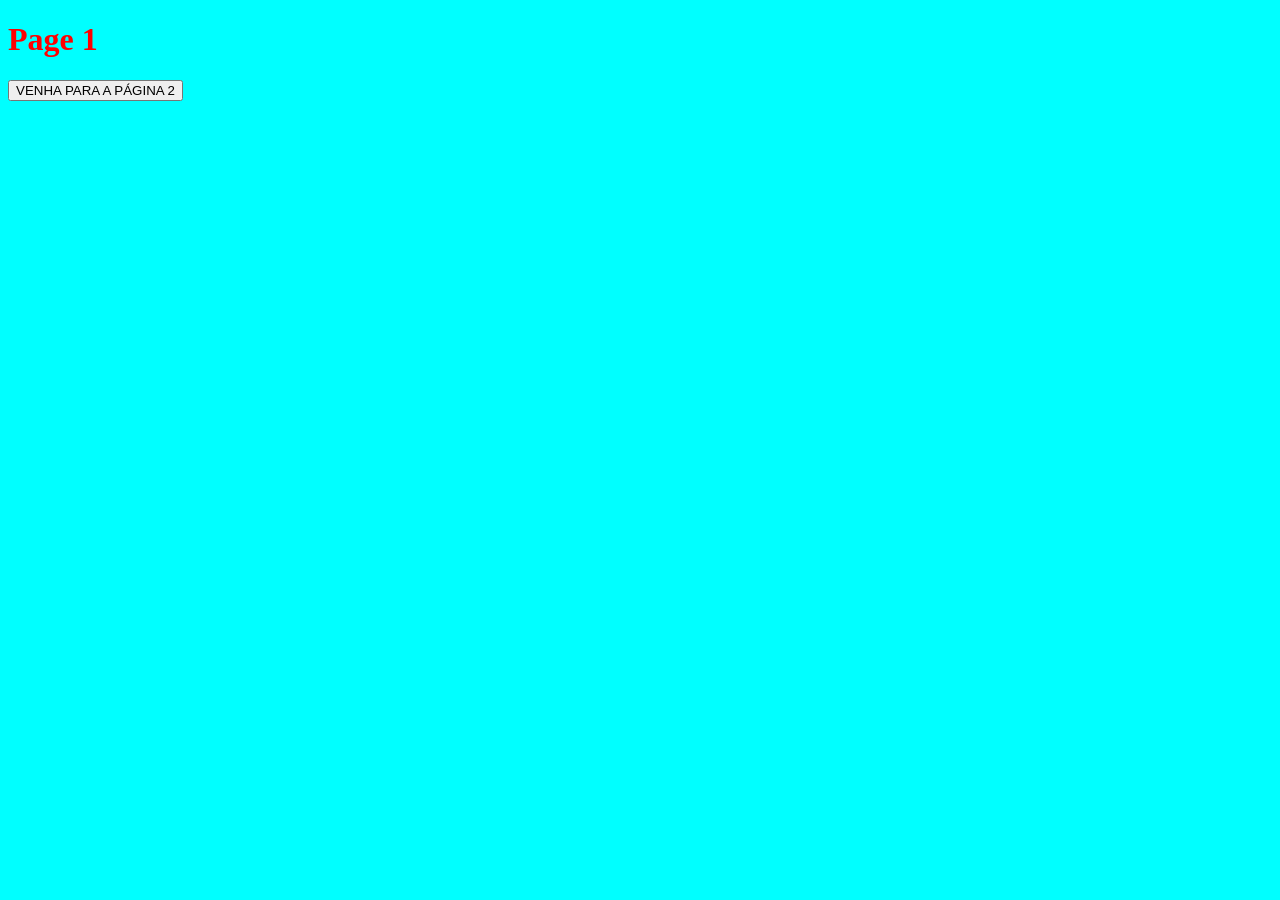
<file: pasta-teste/index.html>
<!DOCTYPE html>
<html lang="pt">
<head>
    <meta charset="UTF-8">
    <meta name="viewport" content="width=device-width, initial-scale=1.0">
    <title>Page 1</title>

    <style>
        body {
            background-color: aqua;
            color: red;
        }
    </style>
</head>
<body>

    <h1>Page 1</h1>

    <button onclick="window.location.href='page2.html'">
        VENHA PARA A PÁGINA 2
    </button>

</body>
</html>
</file>
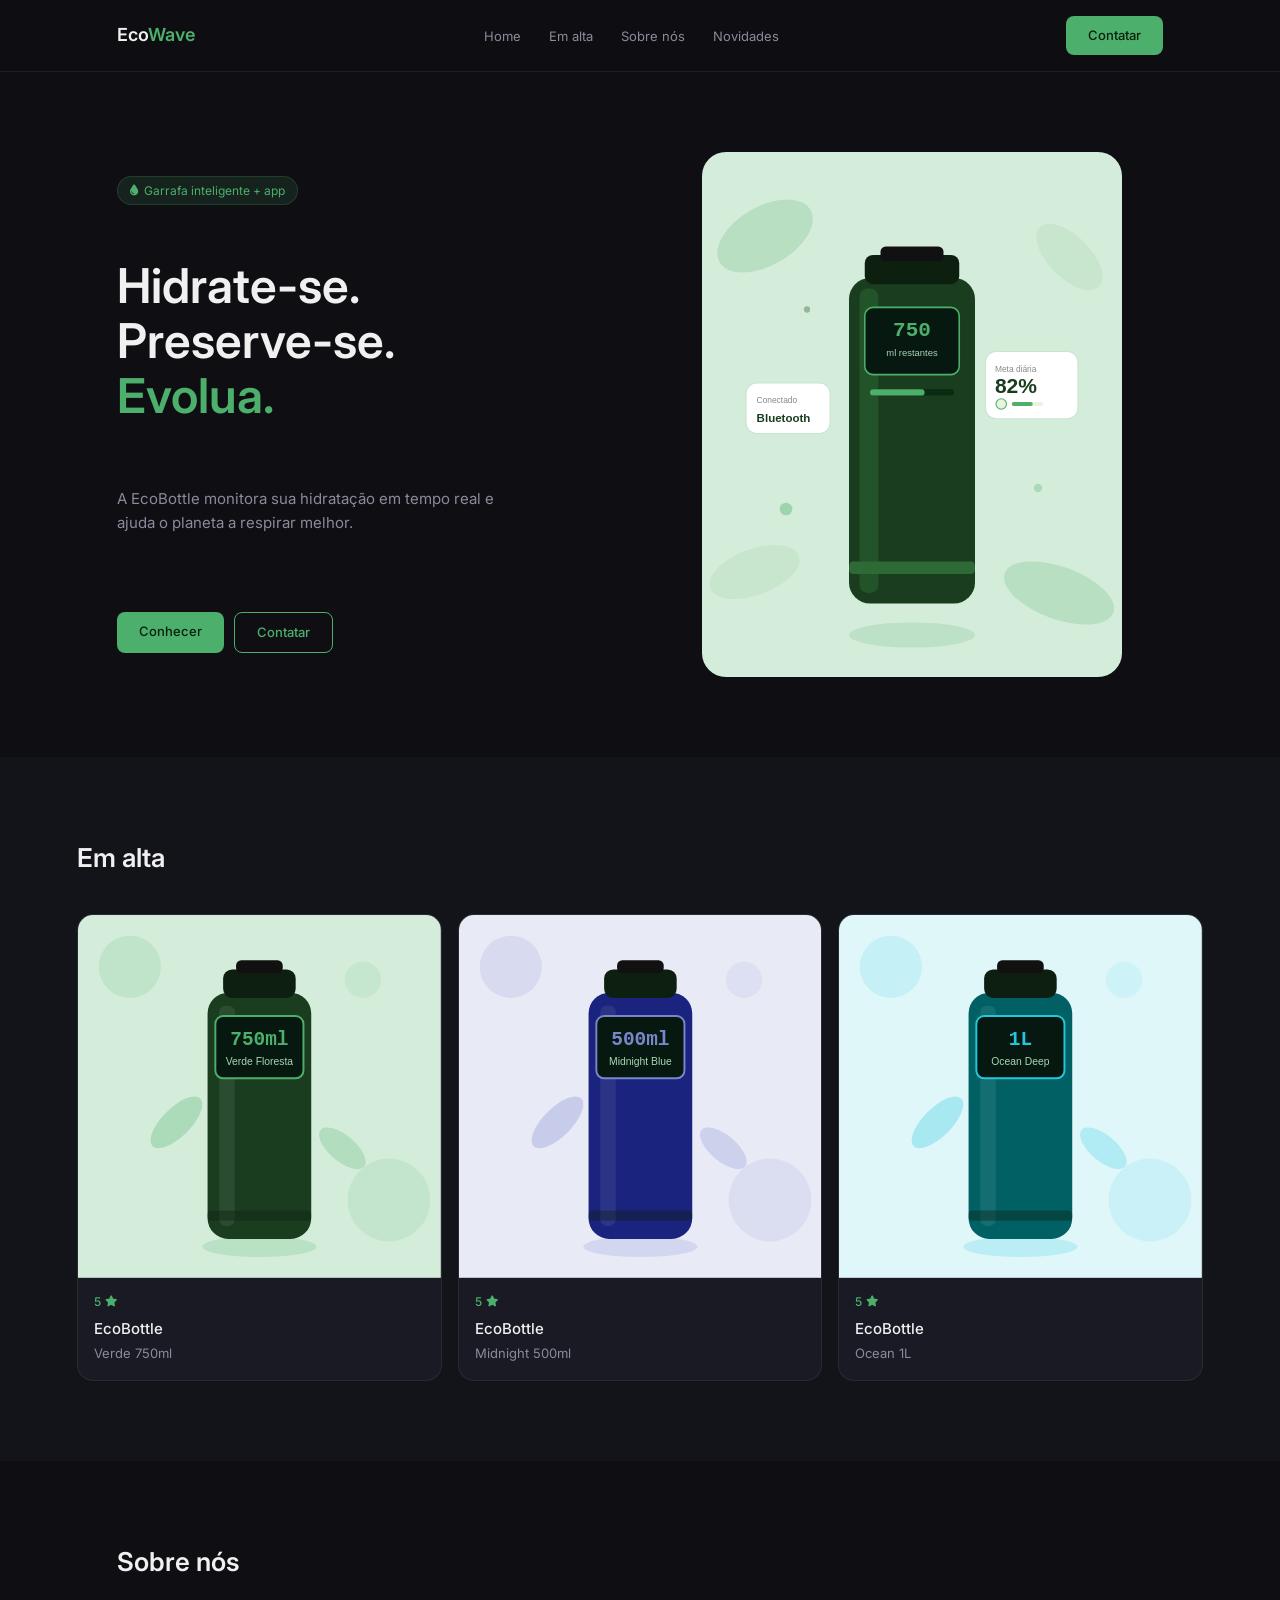
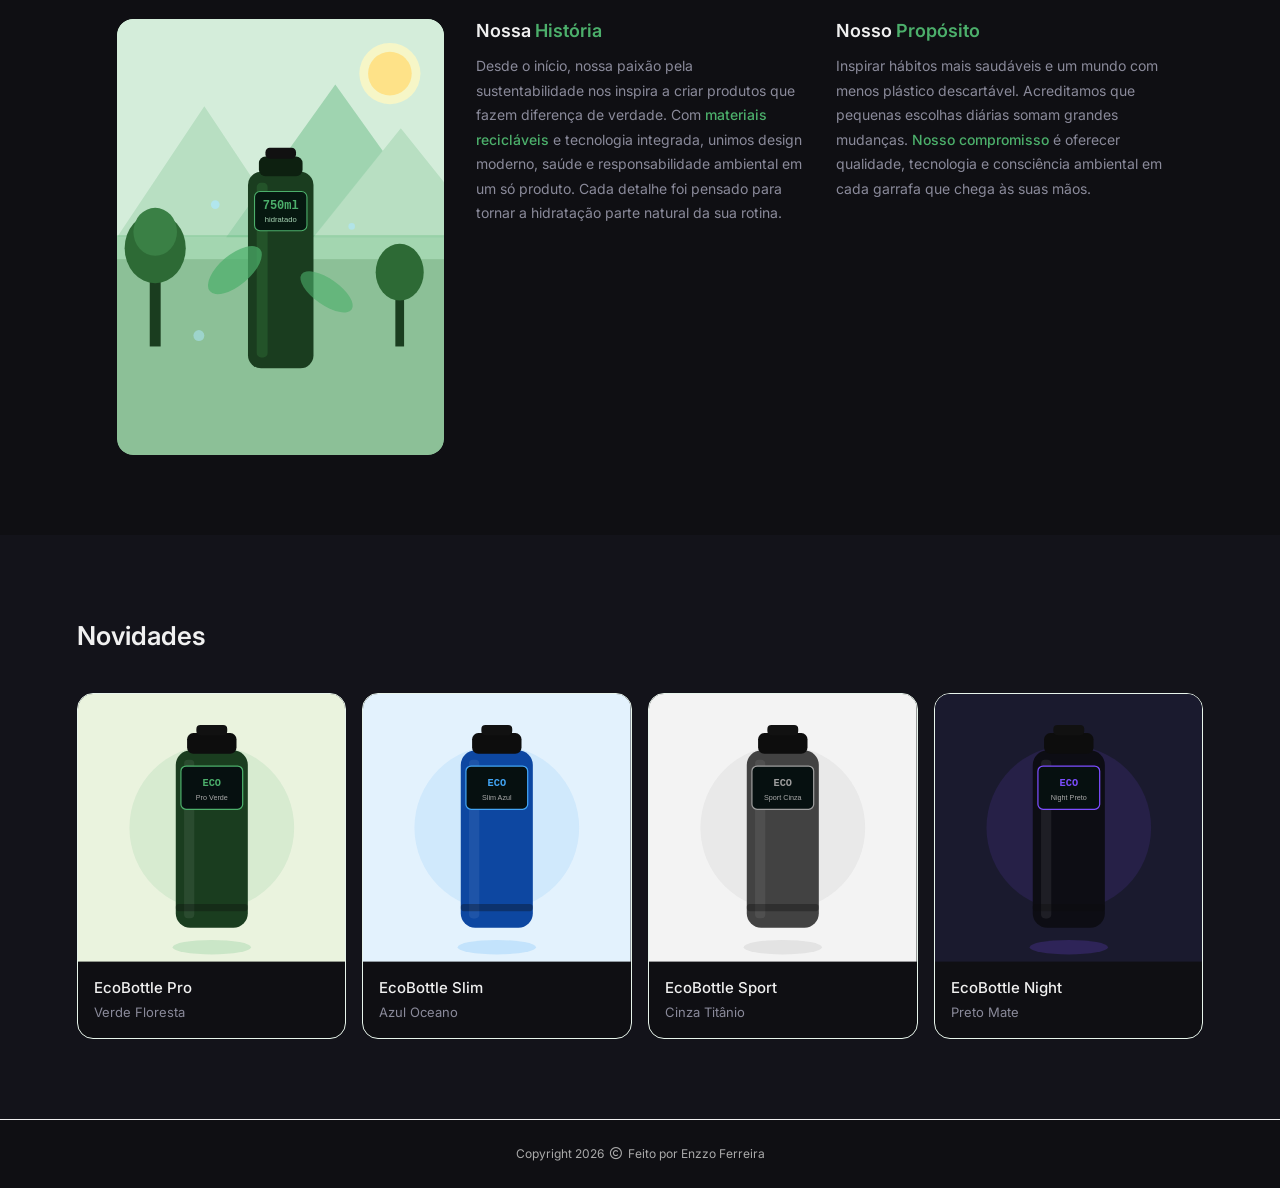
<file: paginaprincipal.html>
<!DOCTYPE html>
<html lang="pt-BR">
<head>
<meta charset="UTF-8">
<meta name="viewport" content="width=device-width, initial-scale=1.0">
<title>EcoWave</title>
<link rel="stylesheet" href="https://cdnjs.cloudflare.com/ajax/libs/font-awesome/6.5.0/css/all.min.css">
<link href="https://fonts.googleapis.com/css2?family=Inter:wght@400;500;600&display=swap" rel="stylesheet">
<style>
  *, *::before, *::after { box-sizing: border-box; margin: 0; padding: 0; }
 
  :root {
    --green: #4caf6b;
    --green-dark: #4caf6b;
    --green-light: rgba(76,175,107,0.12);
    --green-bright: #6dcc88;
    --text: #f0f0f0;
    --muted: #8a8a9a;
    --white: #0f0f13;
    --bg: #13131a;
    --card: #1a1a24;
    --border: rgba(255,255,255,0.07);
  }
 
  html { scroll-behavior: smooth; }
 
  body {
    font-family: 'Inter', sans-serif;
    color: var(--text);
    background: var(--white);
    line-height: 1.6;
  }
 
  /* ── HEADER ── */
  #header {
    position: sticky;
    top: 0;
    z-index: 100;
    background: rgba(15,15,19,0.92);
    backdrop-filter: blur(10px);
    border-bottom: 1px solid var(--border);
  }
 
  .nav-bar {
    display: flex;
    align-items: center;
    justify-content: space-between;
    padding: 16px 6%;
    max-width: 1200px;
    margin: 0 auto;
    gap: 24px;
  }
 
  .logo {
    font-size: 18px;
    font-weight: 600;
    color: #f0f0f0;
    text-decoration: none;
    white-space: nowrap;
  }
  .logo span { color: var(--green); }
 
  #nav-links {
    display: flex;
    list-style: none;
    gap: 28px;
  }
  #nav-links a {
    font-size: 13px;
    color: var(--muted);
    text-decoration: none;
    transition: color .2s;
  }
  #nav-links a:hover { color: #f0f0f0; }
 
  .btn {
    display: inline-block;
    padding: 9px 22px;
    border-radius: 8px;
    font-size: 13px;
    font-weight: 500;
    cursor: pointer;
    text-decoration: none;
    border: none;
    transition: .2s;
    white-space: nowrap;
  }
 
  .btn-default { background: var(--green); color: #0a1f0e; }
  .btn-default:hover { background: var(--green-bright); }
 
  .btn-outlined {
    background: transparent;
    color: var(--green);
    border: 1.5px solid var(--green);
  }
  .btn-outlined:hover { background: var(--green-light); }
 
  .btn-mobile {
    display: none;
    background: transparent;
    border: 1px solid var(--border);
    padding: 8px 12px;
    border-radius: 8px;
    cursor: pointer;
    font-size: 15px;
    color: #f0f0f0;
  }
 
  /* ── HOME ── */
  #home {
    display: grid;
    grid-template-columns: 1fr 1fr;
    grid-template-rows: auto auto auto;
    align-items: center;
    gap: 0 40px;
    padding: 80px 6%;
    max-width: 1200px;
    margin: 0 auto;
  }
 
  .home-image {
    grid-column: 2;
    grid-row: 1 / 4;
    width: 100%;
    max-width: 420px;
    justify-self: center;
    border-radius: 24px;
    object-fit: cover;
    aspect-ratio: 4/5;
    background: var(--card);
  }
 
  .home-tag {
    grid-column: 1;
    display: inline-flex;
    align-items: center;
    gap: 6px;
    font-size: 12px;
    color: var(--green);
    background: var(--green-light);
    border-radius: 20px;
    padding: 4px 12px;
    margin-bottom: 4px;
    width: fit-content;
    border: 1px solid rgba(76,175,107,0.2);
  }
 
  .home-title {
    grid-column: 1;
    font-size: clamp(32px, 4vw, 48px);
    font-weight: 600;
    line-height: 1.15;
    color: #f0f0f0;
    margin-bottom: 16px;
  }
  .home-title span { color: var(--green); }
 
  .home-description {
    grid-column: 1;
    font-size: 15px;
    color: var(--muted);
    max-width: 380px;
    margin-bottom: 28px;
  }
 
  .home-actions {
    grid-column: 1;
    display: flex;
    gap: 10px;
    flex-wrap: wrap;
  }
 
  /* ── TRENDING ── */
  #trending {
    padding: 80px 6%;
    background: var(--bg);
  }
 
  #trending .inner { max-width: 1200px; margin: 0 auto; }
 
  .title {
    font-size: 26px;
    font-weight: 600;
    color: #f0f0f0;
    margin-bottom: 36px;
  }
 
  .trending-cards {
    display: grid;
    grid-template-columns: repeat(auto-fit, minmax(220px, 1fr));
    gap: 16px;
  }
 
  .trending-card {
    background: var(--card);
    border: 1px solid var(--border);
    border-radius: 16px;
    overflow: hidden;
    transition: border-color .2s;
  }
  .trending-card:hover { border-color: rgba(76,175,107,0.4); }
 
  .trending-card img {
    width: 100%;
    aspect-ratio: 1;
    object-fit: cover;
    background: #1f1f2e;
    display: block;
  }
 
  .trending-card-body { padding: 14px 16px 16px; }
 
  .trending-rate {
    display: flex;
    align-items: center;
    gap: 4px;
    font-size: 12px;
    font-weight: 500;
    color: var(--green);
    margin-bottom: 6px;
  }
  .trending-rate i { font-size: 11px; }
 
  .trending-card-description {
    font-size: 15px;
    font-weight: 500;
    color: #f0f0f0;
  }
  .trending-card-description span {
    display: block;
    font-size: 13px;
    font-weight: 400;
    color: var(--muted);
    margin-top: 2px;
  }
 
  /* ── ABOUT ── */
  #about {
    padding: 80px 6%;
    max-width: 1200px;
    margin: 0 auto;
  }
 
  .about-content {
    display: grid;
    grid-template-columns: 1fr 1fr 1fr;
    gap: 32px;
    align-items: start;
  }
 
  .about-image {
    width: 100%;
    border-radius: 16px;
    object-fit: cover;
    aspect-ratio: 3/4;
    background: var(--green-light);
    display: block;
  }
 
  .about-info h3 {
    font-size: 18px;
    font-weight: 600;
    color: var(--text);
    margin-bottom: 12px;
    line-height: 1.3;
  }
  .about-info h3 span { color: var(--green); }
 
  .about-info p {
    font-size: 14px;
    color: var(--muted);
    line-height: 1.75;
  }
  .about-info p span { color: var(--green); font-weight: 500; }
 
  /* ── PRODUCTS ── */
  #products {
    padding: 80px 6%;
    background: var(--bg);
  }
  #products .inner { max-width: 1200px; margin: 0 auto; }
 
  .products-cards {
    display: grid;
    grid-template-columns: repeat(auto-fit, minmax(200px, 1fr));
    gap: 16px;
  }
 
  .products-card {
    background: var(--white);
    border: 1px solid #e8f5ec;
    border-radius: 16px;
    overflow: hidden;
    transition: border-color .2s;
  }
  .products-card:hover { border-color: var(--green-bright); }
 
  .products-card img {
    width: 100%;
    aspect-ratio: 1;
    object-fit: cover;
    background: var(--green-light);
    display: block;
  }
 
  .product-content {
    padding: 14px 16px 16px;
  }
  .product-content h3 {
    font-size: 15px;
    font-weight: 500;
    color: var(--text);
  }
  .product-content h3 span {
    color: var(--green);
    display: block;
    font-size: 13px;
    font-weight: 400;
    color: var(--muted);
    margin-top: 2px;
  }
 
  /* ── FOOTER ── */
  footer {
    padding: 24px 6%;
    border-top: 1px solid #f0f0f0;
    text-align: center;
  }
  footer p {
    font-size: 12px;
    color: #aaa;
    display: flex;
    align-items: center;
    justify-content: center;
    gap: 6px;
  }
 
  /* ── MOBILE ── */
  @media (max-width: 700px) {
    .btn-mobile { display: block; }
    #nav-links { display: none; }
    #nav-links.open {
      display: flex;
      flex-direction: column;
      position: absolute;
      top: 64px;
      left: 0; right: 0;
      background: var(--white);
      border-bottom: 1px solid #eee;
      padding: 16px 6%;
      gap: 16px;
    }
 
    #home {
      grid-template-columns: 1fr;
      padding: 48px 6% 40px;
    }
    .home-image { display: none; }
    .home-title { font-size: 28px; }
 
    .about-content { grid-template-columns: 1fr; }
    .about-image { aspect-ratio: 16/9; }
  }
</style>
</head>
<body>
 
<!-- HEADER -->
<header id="header">
  <nav class="nav-bar">
    <a href="#home" class="logo">Eco<span>Wave</span></a>
 
    <button class="btn btn-mobile" onclick="document.getElementById('nav-links').classList.toggle('open')">
      <i class="fa-solid fa-bars"></i>
    </button>
 
    <ul id="nav-links">
      <li><a href="#home">Home</a></li>
      <li><a href="#trending">Em alta</a></li>
      <li><a href="#about">Sobre nós</a></li>
      <li><a href="#products">Novidades</a></li>
    </ul>
 
    <a href="https://wa.me/5511953396464?text=Olá%2C%20vim%20pelo%20site!" class="btn btn-default">Contatar</a>
  </nav>
</header>
 
<!-- MAIN -->
<main>
 
  <!-- HOME -->
  <section id="home">
    <div class="home-tag">
      <i class="fa-solid fa-droplet" style="font-size:11px"></i> Garrafa inteligente + app
    </div>
 
    <h1 class="home-title">
      Hidrate-se.<br>Preserve-se.<br><span>Evolua.</span>
    </h1>
 
    <p class="home-description">
      A EcoBottle monitora sua hidratação em tempo real e ajuda o planeta a respirar melhor.
    </p>
 
    <div class="home-actions">
      <a href="#products" class="btn btn-default">Conhecer</a>
      <a href="https://wa.me/5511999999999" class="btn btn-outlined">Contatar</a>
    </div>
 
    <div class="home-image" style="grid-column:2;grid-row:1/5;width:100%;max-width:420px;justify-self:center;"><svg viewBox="0 0 400 500" xmlns="http://www.w3.org/2000/svg" style="width:100%;border-radius:24px;display:block;">
  <rect width="400" height="500" fill="#d4edda"/>
  <!-- folhas fundo -->
  <ellipse cx="60" cy="80" rx="50" ry="28" fill="#b8dfc2" transform="rotate(-30 60 80)"/>
  <ellipse cx="340" cy="420" rx="55" ry="25" fill="#b8dfc2" transform="rotate(20 340 420)"/>
  <ellipse cx="350" cy="100" rx="40" ry="20" fill="#c8e6ce" transform="rotate(45 350 100)"/>
  <ellipse cx="50" cy="400" rx="45" ry="22" fill="#c8e6ce" transform="rotate(-20 50 400)"/>
  <!-- sombra garrafa -->
  <ellipse cx="200" cy="460" rx="60" ry="12" fill="#a8d5b5" opacity="0.5"/>
  <!-- corpo garrafa -->
  <rect x="140" y="120" width="120" height="310" rx="20" fill="#1a3d1f"/>
  <!-- reflexo lateral -->
  <rect x="150" y="130" width="18" height="290" rx="8" fill="#2d6a35" opacity="0.5"/>
  <!-- tampa -->
  <rect x="155" y="98" width="90" height="28" rx="8" fill="#0d2010"/>
  <rect x="170" y="90" width="60" height="14" rx="5" fill="#111"/>
  <!-- display screen -->
  <rect x="155" y="148" width="90" height="64" rx="8" fill="#061810" stroke="#4caf6b" stroke-width="1.5"/>
  <text x="200" y="175" text-anchor="middle" font-family="monospace" font-size="20" font-weight="bold" fill="#4caf6b">750</text>
  <text x="200" y="194" text-anchor="middle" font-family="sans-serif" font-size="9" fill="#a8d5b5">ml restantes</text>
  <!-- barra de progresso -->
  <rect x="160" y="226" width="80" height="6" rx="3" fill="#0a2a12"/>
  <rect x="160" y="226" width="52" height="6" rx="3" fill="#4caf6b"/>
  <!-- anel decorativo garrafa -->
  <rect x="140" y="390" width="120" height="12" rx="4" fill="#2d6a35"/>
  <!-- chip flutuante app -->
  <rect x="270" y="190" width="88" height="64" rx="10" fill="white" stroke="#c8e6ce" stroke-width="1"/>
  <text x="279" y="210" font-family="sans-serif" font-size="8" fill="#888">Meta diária</text>
  <text x="279" y="230" font-family="sans-serif" font-size="20" font-weight="600" fill="#1a3d1f">82%</text>
  <circle cx="285" cy="240" r="5" fill="#eaf3de" stroke="#4caf6b" stroke-width="1"/>
  <rect x="295" y="238" width="30" height="4" rx="2" fill="#eaf3de"/>
  <rect x="295" y="238" width="20" height="4" rx="2" fill="#4caf6b"/>
  <!-- chip bluetooth -->
  <rect x="42" y="220" width="80" height="48" rx="10" fill="white" stroke="#c8e6ce" stroke-width="1"/>
  <text x="52" y="239" font-family="sans-serif" font-size="8" fill="#888">Conectado</text>
  <text x="52" y="257" font-family="sans-serif" font-size="11" font-weight="600" fill="#1a3d1f">Bluetooth</text>
  <!-- bolinhas decorativas -->
  <circle cx="80" cy="340" r="6" fill="#4caf6b" opacity="0.4"/>
  <circle cx="320" cy="320" r="4" fill="#4caf6b" opacity="0.3"/>
  <circle cx="100" cy="150" r="3" fill="#2d6a35" opacity="0.4"/>
</svg></div>
  </section>
 
  <!-- TRENDING -->
  <section id="trending">
    <div class="inner">
      <h2 class="title">Em alta</h2>
      <div class="trending-cards">
 
        <div class="trending-card">
          <div style="aspect-ratio:1;overflow:hidden;"><svg viewBox="0 0 280 280" xmlns="http://www.w3.org/2000/svg" style="width:100%;display:block;">
  <rect width="280" height="280" fill="#d4edda"/>
  <!-- bolhas decorativas -->
  <circle cx="40" cy="40" r="24" fill="#4caf6b" opacity="0.15"/>
  <circle cx="240" cy="220" r="32" fill="#4caf6b" opacity="0.12"/>
  <circle cx="220" cy="50" r="14" fill="#4caf6b" opacity="0.1"/>
  <!-- sombra -->
  <ellipse cx="140" cy="256" rx="44" ry="8" fill="#4caf6b" opacity="0.2"/>
  <!-- garrafa -->
  <rect x="100" y="60" width="80" height="190" rx="16" fill="#1a3d1f"/>
  <rect x="109" y="70" width="12" height="170" rx="5" fill="white" opacity="0.08"/>
  <!-- tampa -->
  <rect x="112" y="42" width="56" height="22" rx="7" fill="#0d1f10"/>
  <rect x="122" y="35" width="36" height="10" rx="4" fill="#111"/>
  <!-- display -->
  <rect x="106" y="78" width="68" height="48" rx="6" fill="#061810" stroke="#4caf6b" stroke-width="1.5"/>
  <text x="140" y="100" text-anchor="middle" font-family="monospace" font-size="15" font-weight="bold" fill="#4caf6b">750ml</text>
  <text x="140" y="116" text-anchor="middle" font-family="sans-serif" font-size="8" fill="#a8d5b5">Verde Floresta</text>
  <!-- anel inferior -->
  <rect x="100" y="228" width="80" height="8" rx="3" fill="#0d1f10" opacity="0.4"/>
  <!-- folha decorativa -->
  <ellipse cx="76" cy="160" rx="26" ry="11" fill="#4caf6b" opacity="0.3" transform="rotate(-45 76 160)"/>
  <ellipse cx="204" cy="180" rx="22" ry="10" fill="#4caf6b" opacity="0.25" transform="rotate(40 204 180)"/>
</svg></div>
          <div class="trending-card-body">
            <div class="trending-rate">
              5 <i class="fa-solid fa-star"></i>
            </div>
            <p class="trending-card-description">
              EcoBottle
              <span>Verde 750ml</span>
            </p>
          </div>
        </div>
 
        <div class="trending-card">
          <div style="aspect-ratio:1;overflow:hidden;"><svg viewBox="0 0 280 280" xmlns="http://www.w3.org/2000/svg" style="width:100%;display:block;">
  <rect width="280" height="280" fill="#e8eaf6"/>
  <!-- bolhas decorativas -->
  <circle cx="40" cy="40" r="24" fill="#7986cb" opacity="0.15"/>
  <circle cx="240" cy="220" r="32" fill="#7986cb" opacity="0.12"/>
  <circle cx="220" cy="50" r="14" fill="#7986cb" opacity="0.1"/>
  <!-- sombra -->
  <ellipse cx="140" cy="256" rx="44" ry="8" fill="#7986cb" opacity="0.2"/>
  <!-- garrafa -->
  <rect x="100" y="60" width="80" height="190" rx="16" fill="#1a237e"/>
  <rect x="109" y="70" width="12" height="170" rx="5" fill="white" opacity="0.08"/>
  <!-- tampa -->
  <rect x="112" y="42" width="56" height="22" rx="7" fill="#0d1f10"/>
  <rect x="122" y="35" width="36" height="10" rx="4" fill="#111"/>
  <!-- display -->
  <rect x="106" y="78" width="68" height="48" rx="6" fill="#061810" stroke="#7986cb" stroke-width="1.5"/>
  <text x="140" y="100" text-anchor="middle" font-family="monospace" font-size="15" font-weight="bold" fill="#7986cb">500ml</text>
  <text x="140" y="116" text-anchor="middle" font-family="sans-serif" font-size="8" fill="#a8d5b5">Midnight Blue</text>
  <!-- anel inferior -->
  <rect x="100" y="228" width="80" height="8" rx="3" fill="#0d1f10" opacity="0.4"/>
  <!-- folha decorativa -->
  <ellipse cx="76" cy="160" rx="26" ry="11" fill="#7986cb" opacity="0.3" transform="rotate(-45 76 160)"/>
  <ellipse cx="204" cy="180" rx="22" ry="10" fill="#7986cb" opacity="0.25" transform="rotate(40 204 180)"/>
</svg></div>
          <div class="trending-card-body">
            <div class="trending-rate">
              5 <i class="fa-solid fa-star"></i>
            </div>
            <p class="trending-card-description">
              EcoBottle
              <span>Midnight 500ml</span>
            </p>
          </div>
        </div>
 
        <div class="trending-card">
          <div style="aspect-ratio:1;overflow:hidden;"><svg viewBox="0 0 280 280" xmlns="http://www.w3.org/2000/svg" style="width:100%;display:block;">
  <rect width="280" height="280" fill="#e0f7fa"/>
  <!-- bolhas decorativas -->
  <circle cx="40" cy="40" r="24" fill="#26c6da" opacity="0.15"/>
  <circle cx="240" cy="220" r="32" fill="#26c6da" opacity="0.12"/>
  <circle cx="220" cy="50" r="14" fill="#26c6da" opacity="0.1"/>
  <!-- sombra -->
  <ellipse cx="140" cy="256" rx="44" ry="8" fill="#26c6da" opacity="0.2"/>
  <!-- garrafa -->
  <rect x="100" y="60" width="80" height="190" rx="16" fill="#006064"/>
  <rect x="109" y="70" width="12" height="170" rx="5" fill="white" opacity="0.08"/>
  <!-- tampa -->
  <rect x="112" y="42" width="56" height="22" rx="7" fill="#0d1f10"/>
  <rect x="122" y="35" width="36" height="10" rx="4" fill="#111"/>
  <!-- display -->
  <rect x="106" y="78" width="68" height="48" rx="6" fill="#061810" stroke="#26c6da" stroke-width="1.5"/>
  <text x="140" y="100" text-anchor="middle" font-family="monospace" font-size="15" font-weight="bold" fill="#26c6da">1L</text>
  <text x="140" y="116" text-anchor="middle" font-family="sans-serif" font-size="8" fill="#a8d5b5">Ocean Deep</text>
  <!-- anel inferior -->
  <rect x="100" y="228" width="80" height="8" rx="3" fill="#0d1f10" opacity="0.4"/>
  <!-- folha decorativa -->
  <ellipse cx="76" cy="160" rx="26" ry="11" fill="#26c6da" opacity="0.3" transform="rotate(-45 76 160)"/>
  <ellipse cx="204" cy="180" rx="22" ry="10" fill="#26c6da" opacity="0.25" transform="rotate(40 204 180)"/>
</svg></div>
          <div class="trending-card-body">
            <div class="trending-rate">
              5 <i class="fa-solid fa-star"></i>
            </div>
            <p class="trending-card-description">
              EcoBottle
              <span>Ocean 1L</span>
            </p>
          </div>
        </div>
 
      </div>
    </div>
  </section>
 
  <!-- ABOUT -->
  <section id="about">
    <h2 class="title">Sobre nós</h2>
    <div class="about-content">
 
      <div class="about-image" style="border-radius:16px;overflow:hidden;"><svg viewBox="0 0 300 400" xmlns="http://www.w3.org/2000/svg" style="width:100%;border-radius:16px;display:block;">
  <rect width="300" height="400" fill="#c8e6ce"/>
  <!-- céu / fundo -->
  <rect width="300" height="200" fill="#d4edda"/>
  <!-- montanhas -->
  <polygon points="0,200 80,80 160,200" fill="#b8dfc2"/>
  <polygon points="100,200 200,60 300,200" fill="#9fd4b0"/>
  <polygon points="180,200 260,100 300,150 300,200" fill="#b8dfc2"/>
  <!-- chão -->
  <rect y="198" width="300" height="202" fill="#4caf6b" opacity="0.3"/>
  <rect y="220" width="300" height="180" fill="#2d6a35" opacity="0.2"/>
  <!-- árvore esquerda -->
  <rect x="30" y="220" width="10" height="80" fill="#1a3d1f"/>
  <ellipse cx="35" cy="210" rx="28" ry="32" fill="#2d6a35"/>
  <ellipse cx="35" cy="195" rx="20" ry="22" fill="#3a8045"/>
  <!-- árvore direita -->
  <rect x="255" y="240" width="8" height="60" fill="#1a3d1f"/>
  <ellipse cx="259" cy="232" rx="22" ry="26" fill="#2d6a35"/>
  <!-- garrafa central -->
  <rect x="120" y="140" width="60" height="180" rx="12" fill="#1a3d1f"/>
  <rect x="128" y="150" width="10" height="160" rx="4" fill="#2d6a35" opacity="0.5"/>
  <rect x="130" y="126" width="40" height="18" rx="6" fill="#0d2010"/>
  <rect x="136" y="118" width="28" height="10" rx="4" fill="#111"/>
  <!-- display pequeno na garrafa about -->
  <rect x="126" y="158" width="48" height="36" rx="5" fill="#061810" stroke="#4caf6b" stroke-width="1"/>
  <text x="150" y="174" text-anchor="middle" font-family="monospace" font-size="11" font-weight="bold" fill="#4caf6b">750ml</text>
  <text x="150" y="186" text-anchor="middle" font-family="sans-serif" font-size="7" fill="#a8d5b5">hidratado</text>
  <!-- folhas ao redor da garrafa -->
  <ellipse cx="108" cy="230" rx="30" ry="14" fill="#4caf6b" opacity="0.7" transform="rotate(-40 108 230)"/>
  <ellipse cx="192" cy="250" rx="28" ry="12" fill="#4caf6b" opacity="0.6" transform="rotate(35 192 250)"/>
  <!-- gotinhas de água -->
  <circle cx="90" cy="170" r="4" fill="#aee8ff" opacity="0.7"/>
  <circle cx="215" cy="190" r="3" fill="#aee8ff" opacity="0.6"/>
  <circle cx="75" cy="290" r="5" fill="#aee8ff" opacity="0.5"/>
  <!-- sol -->
  <circle cx="250" cy="50" r="28" fill="#fff9c4" opacity="0.8"/>
  <circle cx="250" cy="50" r="20" fill="#ffe082" opacity="0.9"/>
</svg></div>
 
      <div class="about-info">
        <h3>Nossa <span>História</span></h3>
        <p>
          Desde o início, nossa paixão pela sustentabilidade nos inspira
          a criar produtos que fazem diferença de verdade.
          Com <span>materiais recicláveis</span> e tecnologia integrada,
          unimos design moderno, saúde e responsabilidade ambiental
          em um só produto. Cada detalhe foi pensado para tornar
          a hidratação parte natural da sua rotina.
        </p>
      </div>
 
      <div class="about-info">
        <h3>Nosso <span>Propósito</span></h3>
        <p>
          Inspirar hábitos mais saudáveis e um mundo com
          menos plástico descartável. Acreditamos que pequenas
          escolhas diárias somam grandes mudanças.
          <span>Nosso compromisso</span> é oferecer qualidade,
          tecnologia e consciência ambiental em cada garrafa
          que chega às suas mãos.
        </p>
      </div>
 
    </div>
  </section>
 
  <!-- PRODUCTS -->
  <section id="products">
    <div class="inner">
      <h2 class="title">Novidades</h2>
      <div class="products-cards">
 
        <div class="products-card">
          <div style="aspect-ratio:1;overflow:hidden;"><svg viewBox="0 0 260 260" xmlns="http://www.w3.org/2000/svg" style="width:100%;display:block;">
  <rect width="260" height="260" fill="#eaf3de"/>
  <circle cx="130" cy="130" r="80" fill="#4caf6b" opacity="0.12"/>
  <ellipse cx="130" cy="246" rx="38" ry="7" fill="#4caf6b" opacity="0.2"/>
  <rect x="95" y="55" width="70" height="172" rx="14" fill="#1a3d1f"/>
  <rect x="103" y="64" width="10" height="154" rx="4" fill="white" opacity="0.07"/>
  <rect x="106" y="38" width="48" height="20" rx="6" fill="#0d0d0d"/>
  <rect x="115" y="30" width="30" height="10" rx="4" fill="#111"/>
  <rect x="100" y="70" width="60" height="42" rx="5" fill="#061010" stroke="#4caf6b" stroke-width="1.2"/>
  <text x="130" y="89" text-anchor="middle" font-family="monospace" font-size="10" font-weight="bold" fill="#4caf6b">ECO</text>
  <text x="130" y="103" text-anchor="middle" font-family="sans-serif" font-size="7" fill="#aaa">Pro Verde</text>
  <rect x="95" y="204" width="70" height="7" rx="3" fill="#0d0d0d" opacity="0.35"/>
</svg></div>
          <div class="product-content">
            <h3>EcoBottle Pro <span>Verde Floresta</span></h3>
          </div>
        </div>
 
        <div class="products-card">
          <div style="aspect-ratio:1;overflow:hidden;"><svg viewBox="0 0 260 260" xmlns="http://www.w3.org/2000/svg" style="width:100%;display:block;">
  <rect width="260" height="260" fill="#e3f2fd"/>
  <circle cx="130" cy="130" r="80" fill="#42a5f5" opacity="0.12"/>
  <ellipse cx="130" cy="246" rx="38" ry="7" fill="#42a5f5" opacity="0.2"/>
  <rect x="95" y="55" width="70" height="172" rx="14" fill="#0d47a1"/>
  <rect x="103" y="64" width="10" height="154" rx="4" fill="white" opacity="0.07"/>
  <rect x="106" y="38" width="48" height="20" rx="6" fill="#0d0d0d"/>
  <rect x="115" y="30" width="30" height="10" rx="4" fill="#111"/>
  <rect x="100" y="70" width="60" height="42" rx="5" fill="#061010" stroke="#42a5f5" stroke-width="1.2"/>
  <text x="130" y="89" text-anchor="middle" font-family="monospace" font-size="10" font-weight="bold" fill="#42a5f5">ECO</text>
  <text x="130" y="103" text-anchor="middle" font-family="sans-serif" font-size="7" fill="#aaa">Slim Azul</text>
  <rect x="95" y="204" width="70" height="7" rx="3" fill="#0d0d0d" opacity="0.35"/>
</svg></div>
          <div class="product-content">
            <h3>EcoBottle Slim <span>Azul Oceano</span></h3>
          </div>
        </div>
 
        <div class="products-card">
          <div style="aspect-ratio:1;overflow:hidden;"><svg viewBox="0 0 260 260" xmlns="http://www.w3.org/2000/svg" style="width:100%;display:block;">
  <rect width="260" height="260" fill="#f3f3f3"/>
  <circle cx="130" cy="130" r="80" fill="#9e9e9e" opacity="0.12"/>
  <ellipse cx="130" cy="246" rx="38" ry="7" fill="#9e9e9e" opacity="0.2"/>
  <rect x="95" y="55" width="70" height="172" rx="14" fill="#424242"/>
  <rect x="103" y="64" width="10" height="154" rx="4" fill="white" opacity="0.07"/>
  <rect x="106" y="38" width="48" height="20" rx="6" fill="#0d0d0d"/>
  <rect x="115" y="30" width="30" height="10" rx="4" fill="#111"/>
  <rect x="100" y="70" width="60" height="42" rx="5" fill="#061010" stroke="#9e9e9e" stroke-width="1.2"/>
  <text x="130" y="89" text-anchor="middle" font-family="monospace" font-size="10" font-weight="bold" fill="#9e9e9e">ECO</text>
  <text x="130" y="103" text-anchor="middle" font-family="sans-serif" font-size="7" fill="#aaa">Sport Cinza</text>
  <rect x="95" y="204" width="70" height="7" rx="3" fill="#0d0d0d" opacity="0.35"/>
</svg></div>
          <div class="product-content">
            <h3>EcoBottle Sport <span>Cinza Titânio</span></h3>
          </div>
        </div>
 
        <div class="products-card">
          <div style="aspect-ratio:1;overflow:hidden;"><svg viewBox="0 0 260 260" xmlns="http://www.w3.org/2000/svg" style="width:100%;display:block;">
  <rect width="260" height="260" fill="#1a1a2e"/>
  <circle cx="130" cy="130" r="80" fill="#7c4dff" opacity="0.12"/>
  <ellipse cx="130" cy="246" rx="38" ry="7" fill="#7c4dff" opacity="0.2"/>
  <rect x="95" y="55" width="70" height="172" rx="14" fill="#0d0d14"/>
  <rect x="103" y="64" width="10" height="154" rx="4" fill="white" opacity="0.07"/>
  <rect x="106" y="38" width="48" height="20" rx="6" fill="#0d0d0d"/>
  <rect x="115" y="30" width="30" height="10" rx="4" fill="#111"/>
  <rect x="100" y="70" width="60" height="42" rx="5" fill="#061010" stroke="#7c4dff" stroke-width="1.2"/>
  <text x="130" y="89" text-anchor="middle" font-family="monospace" font-size="10" font-weight="bold" fill="#7c4dff">ECO</text>
  <text x="130" y="103" text-anchor="middle" font-family="sans-serif" font-size="7" fill="#aaa">Night Preto</text>
  <rect x="95" y="204" width="70" height="7" rx="3" fill="#0d0d0d" opacity="0.35"/>
</svg></div>
          <div class="product-content">
            <h3>EcoBottle Night <span>Preto Mate</span></h3>
          </div>
        </div>
 
      </div>
    </div>
  </section>
 
</main>
 
<!-- FOOTER -->
<footer>
  <p>
    Copyright 2026
    <i class="fa-regular fa-copyright"></i>
    Feito por Enzzo Ferreira
  </p>
</footer>
 
<script defer>
  const btn = document.querySelector('.btn-mobile');
  const links = document.getElementById('nav-links');
  document.addEventListener('click', e => {
    if (!btn.contains(e.target) && !links.contains(e.target)) {
      links.classList.remove('open');
    }
  });
</script>
</body>
</html>
</file>
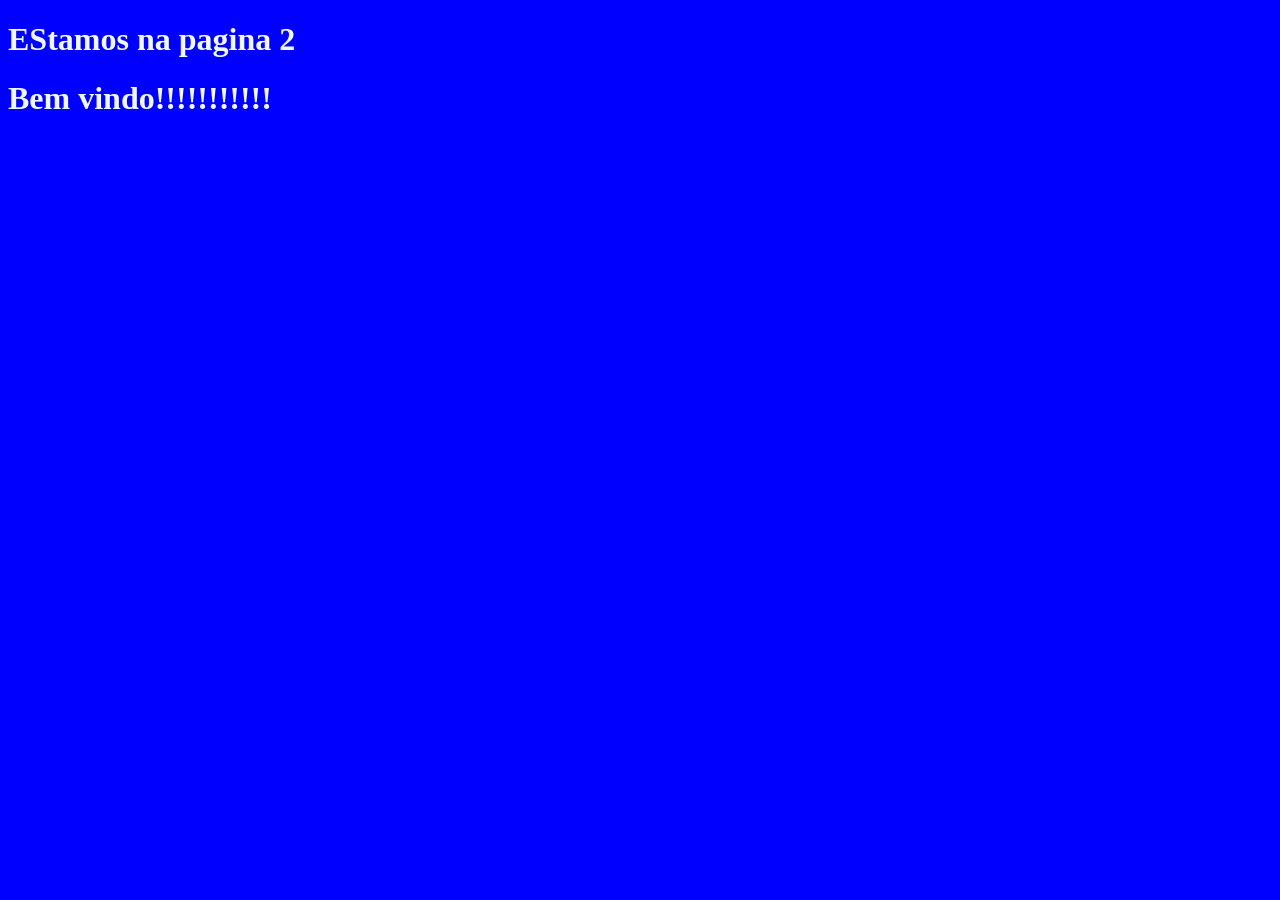
<file: pasta-teste/page2.html>
<!DOCTYPE html>
<html lang="pt">
<head>
    <meta charset="UTF-8">
    <meta name="viewport" content="width=device-width, initial-scale=1.0">
    <title>Page 2</title>
</head>
<style>
    body {
        background-color: blue;
        color: aliceblue;
    }
</style>
<body>
    <h1>EStamos na pagina 2</h1>
    <h1>Bem vindo!!!!!!!!!!!</h1>
</body>
</html>
</file>
